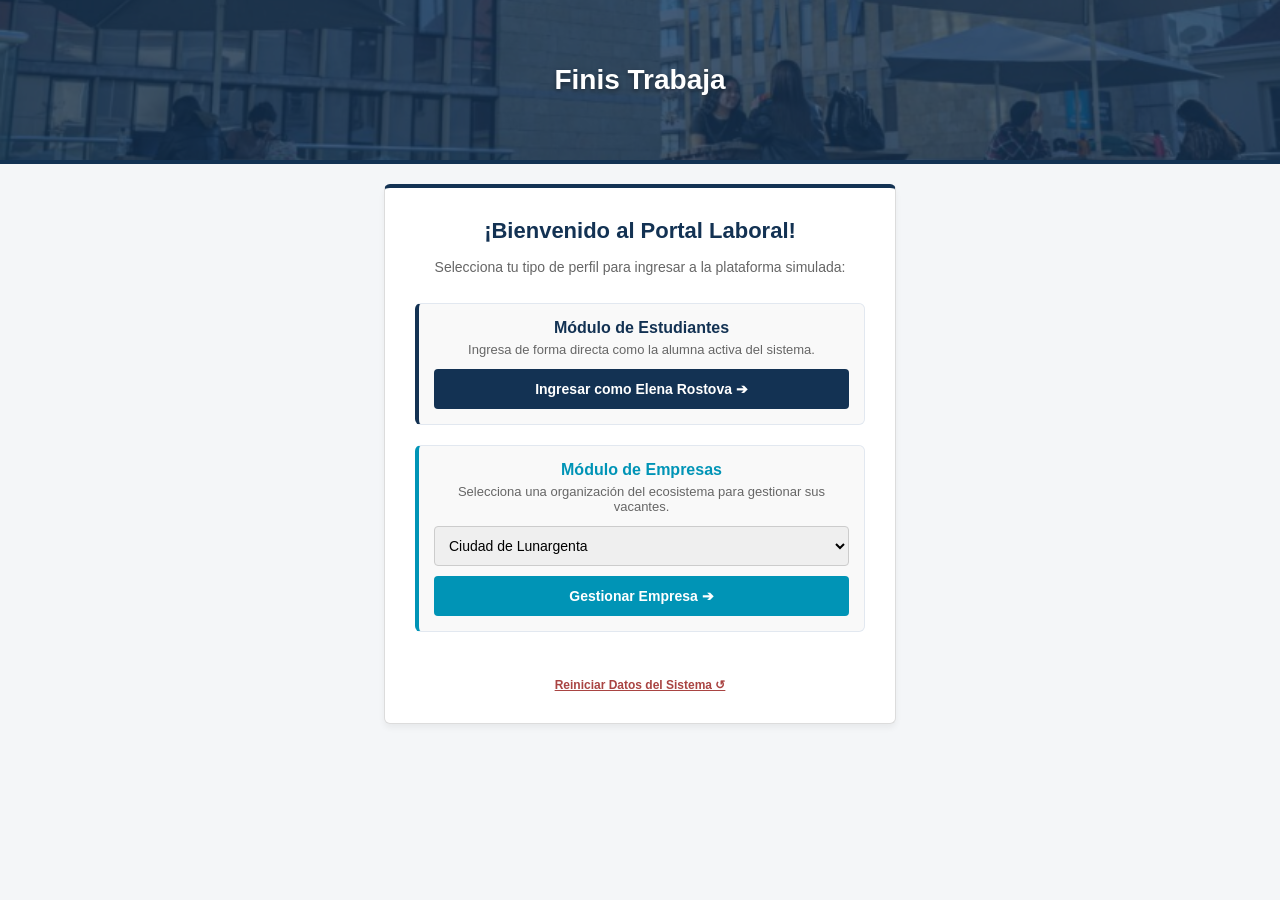
<file: index.html>
<!DOCTYPE html>
<html lang="es">
<head>
    <meta charset="UTF-8">
    <meta name="viewport" content="width=device-width, initial-scale=1.0">
    <title>Finis Trabaja - Inicio de Sesión</title>
    <link rel="icon" type="image/png" href="images/favicon.png">
    <link rel="stylesheet" href="css/style.css">
</head>
<body>

    <header class="main-header">
        <div class="banner-container">
            <img src="images/banner-uft.png" alt="Universidad Finis Terrae" class="banner-img">
            <h1>Finis Trabaja</h1>
        </div>
    </header>

    <div class="login-wrapper">
        <div class="login-card">
            
            <h2 class="login-title">¡Bienvenido al Portal Laboral!</h2>
            <p class="login-subtitle">Selecciona tu tipo de perfil para ingresar a la plataforma simulada:</p>

            <div class="login-section border-student">
                <h3 class="section-title color-student">Módulo de Estudiantes</h3>
                <p class="section-desc">Ingresa de forma directa como la alumna activa del sistema.</p>
                <a href="estudiante.html" class="btn-login bg-student">
                    Ingresar como Elena Rostova ➔
                </a>
            </div>

            <div class="login-section border-company">
                <h3 class="section-title color-company">Módulo de Empresas</h3>
                <p class="section-desc">Selecciona una organización del ecosistema para gestionar sus vacantes.</p>
                
                <div class="select-group">
                    <select id="loginEmpresaSelect" class="form-select">
                        <option value="Ciudad de Lunargenta">Ciudad de Lunargenta</option>
                        <option value="Adeptus Mechanicus">Adeptus Mechanicus</option>
                        <option value="Specialized Extracurricular Execution Squad (SEES)">SEES</option>
                        <option value="Union Aerospace Corporation (UAC)">UAC</option>
                        <option value="Gremio de Magos de Cyrodiil">Gremio de Magos de Cyrodiil</option>
                        <option value="La Orden Horadrim">La Orden Horadrim</option>
                    </select>
                    <button onclick="loginComoEmpresa()" class="btn-login bg-company">
                        Gestionar Empresa ➔
                    </button>
                </div>
            </div>

            <button onclick="reinicioGlobal()" class="btn-reset-link">
                Reiniciar Datos del Sistema ↺
            </button>

        </div>
    </div>

    <script>
        /**
         * loginComoEmpresa
         * Captura la selección de la empresa y la persiste en SessionStorage para
         * simular una sesión de usuario autenticado en la ventana actual.
         */
        function loginComoEmpresa() {
            const empresaSeleccionada = document.getElementById('loginEmpresaSelect').value;
            sessionStorage.setItem('empresaLogueada', empresaSeleccionada);
            window.location.href = 'empresa.html';
        }

        /**
         * reinicioGlobal
         * Limpia por completo el almacenamiento local para forzar a db.js a
         * re-hidratar los datos de prueba en la siguiente recarga.
         */
        function reinicioGlobal() {
            localStorage.clear();
            alert('Base de Datos simulada reiniciada con éxito.');
            location.reload();
        }
    </script>
</body>
</html>
</file>
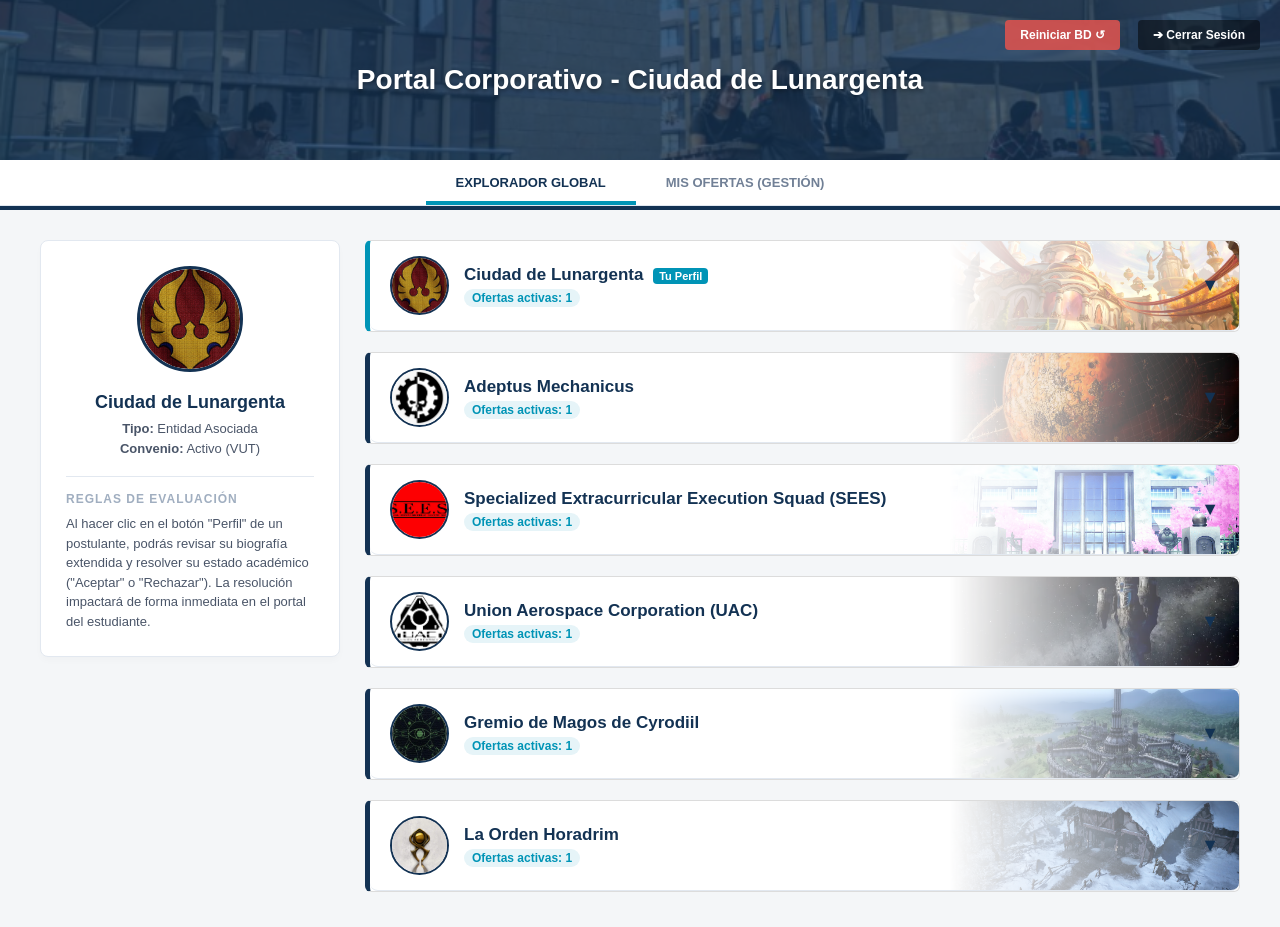
<file: empresa.html>
<!DOCTYPE html>
<html lang="es">
<head>
    <meta charset="UTF-8">
    <meta name="viewport" content="width=device-width, initial-scale=1.0">
    <title>Finis Trabaja - Panel de Empresa</title>
    <link rel="icon" type="image/png" href="images/favicon.png">
    <link rel="stylesheet" href="css/style.css">
</head>
<body>

    <header class="main-header">
        <div class="banner-container">
            <img src="images/banner-uft.png" alt="Universidad Finis Terrae" class="banner-img">
            <h1 id="tituloEmpresaHeader">Finis Trabaja - Panel Corporativo</h1>
            
            <button onclick="const sesionGuardada = sessionStorage.getItem('empresaLogueada'); localStorage.clear(); sessionStorage.clear(); if(sesionGuardada) sessionStorage.setItem('empresaLogueada', sesionGuardada); alert('Base de Datos simulada restaurada a los valores de fábrica.'); window.location.reload();" class="btn-header-action btn-danger-action position-left">Reiniciar BD ↺</button>
            <a href="index.html" class="btn-header-action btn-dark-action position-right">➔ Cerrar Sesión</a>
        </div>
        
        <nav class="tab-navigation">
            <button id="btnTabGlobal" class="tab-button active" onclick="cambiarSeccionEmpresa('global')">EXPLORADOR GLOBAL</button>
            <button id="btnTabMisOfertas" class="tab-button" onclick="cambiarSeccionEmpresa('propias')">MIS OFERTAS (GESTIÓN)</button>
        </nav>
    </header>

    <div class="main-container">
        
        <aside class="profile-sidebar">
            <div id="empresaAvatar" class="profile-avatar circular-avatar">EMP</div>
            <div class="profile-info">
                <h2 id="nombreEmpresaSidebar">Cargando Empresa...</h2>
                <p><strong>Tipo:</strong> Entidad Asociada</p>
                <p><strong>Convenio:</strong> Activo (VUT)</p>
            </div>
            <div class="profile-description">
                <h3>REGLAS DE EVALUACIÓN</h3>
                <p>Al hacer clic en el botón "Perfil" de un postulante, podrás revisar su biografía extendida y resolver su estado académico ("Aceptar" o "Rechazar"). La resolución impactará de forma inmediata en el portal del estudiante.</p>
            </div>
        </aside>

        <main class="offers-content" id="contenedorEmpresaDinamico">
            </main>
    </div>

    <script src="js/db.js"></script>
    <script src="js/empresa.js"></script>
</body>
</html>
</file>
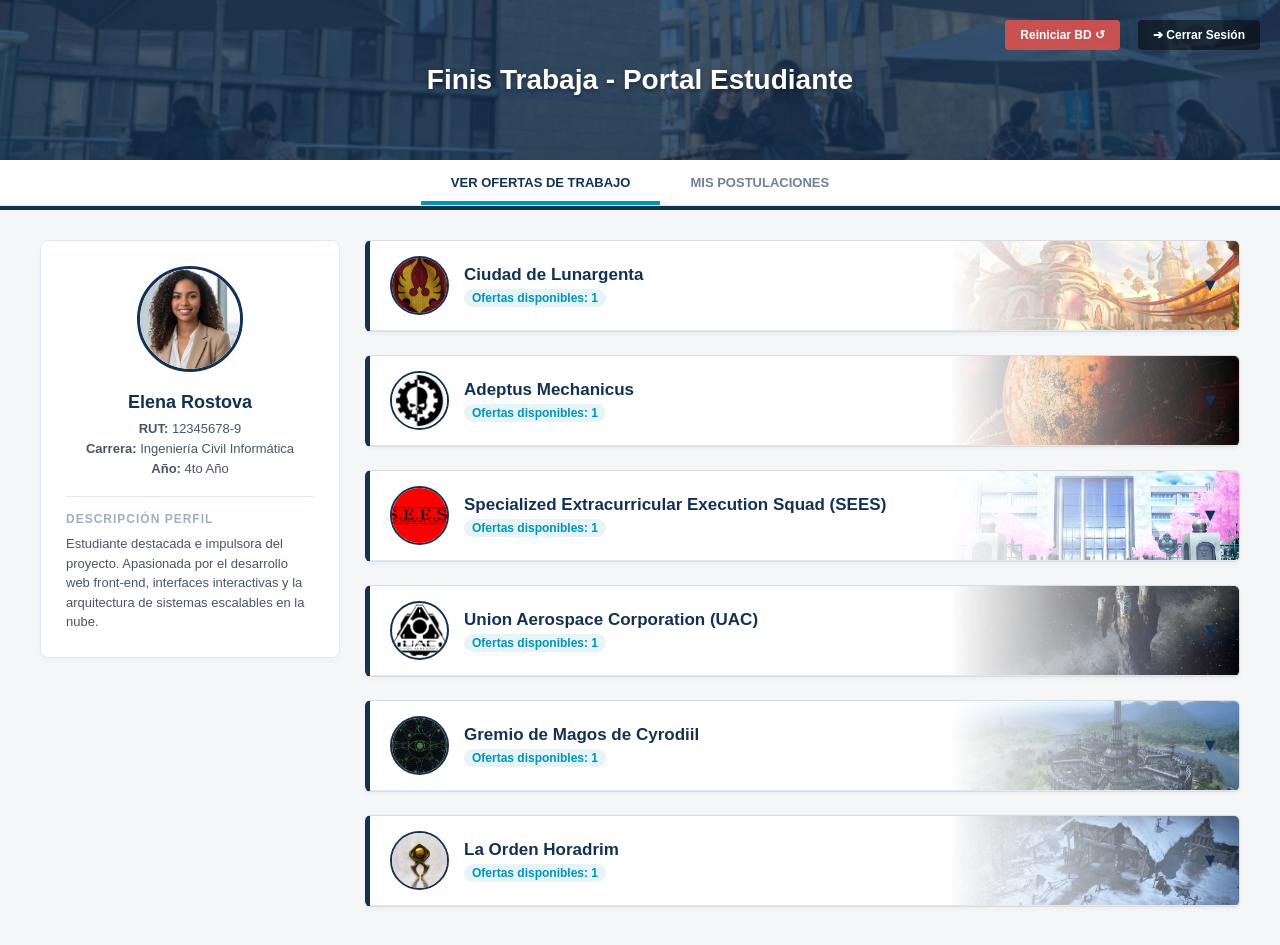
<file: estudiante.html>
<!DOCTYPE html>
<html lang="es">
<head>
    <meta charset="UTF-8">
    <meta name="viewport" content="width=device-width, initial-scale=1.0">
    <title>Finis Trabaja - Portal de Estudiante</title>
    <link rel="icon" type="image/png" href="images/favicon.png">
    <link rel="stylesheet" href="css/style.css">
</head>
<body>

    <header class="main-header">
        <div class="banner-container">
            <img src="images/banner-uft.png" alt="Universidad Finis Terrae" class="banner-img">
            <h1>Finis Trabaja - Portal Estudiante</h1>
            
            <button onclick="localStorage.clear(); alert('Base de Datos reiniciada'); location.reload();" class="btn-header-action btn-danger-action position-left">Reiniciar BD ↺</button>
            <a href="index.html" class="btn-header-action btn-dark-action position-right">➔ Cerrar Sesión</a>
        </div>
        
        <nav class="tab-navigation">
            <button class="tab-button active">VER OFERTAS DE TRABAJO</button>
            <button class="tab-button">MIS POSTULACIONES</button>
        </nav>
    </header>

    <div class="main-container">
        
        <aside class="profile-sidebar">
            <div class="profile-avatar circular-avatar" id="avatarEstudianteSidebar">
                <img src="images/usuarios/prota.png" alt="Elena Rostova">
            </div>
            <div class="profile-info">
                <h2 id="nombreEstudianteSidebar">Elena Rostova</h2>
                <p><strong>RUT:</strong> 12345678-9</p>
                <p><strong>Carrera:</strong> Ingeniería Civil Informática</p>
                <p><strong>Año:</strong> 4to Año</p>
            </div>
            <div class="profile-description">
                <h3>DESCRIPCIÓN PERFIL</h3>
                <p id="bioEstudianteSidebar">Estudiante destacada e impulsora del proyecto. Apasionada por el desarrollo web front-end, interfaces interactivas y la arquitectura de sistemas escalables en la nube.</p>
            </div>
        </aside>

        <main class="offers-content" id="contenedorOfertasEstudiante">
            </main>
    </div>

    <script src="js/db.js"></script>
    <script src="js/estudiante.js"></script>
</body>
</html>
</file>
<file: css/style.css>
/* ==========================================================================
   CONFIGURACIÓN GENERAL Y RESET
   ========================================================================== */
body {
    font-family: 'Segoe UI', Tahoma, Geneva, Verdana, sans-serif;
    margin: 0;
    padding: 0;
    background-color: #f4f6f8;
    color: #333;
}

/* ==========================================================================
   1. COMPONENTES DEL ENCABEZADO INSTITUCIONAL
   ========================================================================== */
.main-header {
    background-color: #fff;
    border-bottom: 4px solid #133253; /* Azul Marino Institucional */
    width: 100%;
}

.banner-container {
    position: relative;
    width: 100%;
    height: 160px;
    background-color: #133253;
    overflow: hidden;
    display: flex;
    align-items: center;
    justify-content: center;
}

.banner-img {
    position: absolute;
    top: 0;
    left: 0;
    width: 100%;
    height: 100%;
    object-fit: cover;
    object-position: center;
}

/* Capa de contraste oscuro sobre el banner para asegurar legibilidad del texto */
.banner-container::after {
    content: '';
    position: absolute;
    top: 0;
    left: 0;
    width: 100%;
    height: 100%;
    background-color: rgba(19, 50, 83, 0.75);
    z-index: 1;
}

.main-header h1 {
    position: relative;
    color: #fff;
    font-size: 28px;
    font-weight: bold;
    z-index: 2;
    margin: 0;
    text-shadow: 0 2px 4px rgba(0,0,0,0.4);
}

/* Acciones Flotantes en el Header */
.btn-header-action {
    position: absolute;
    top: 20px;
    color: white;
    padding: 8px 15px;
    border-radius: 4px;
    border: none;
    cursor: pointer;
    font-size: 12px;
    font-weight: bold;
    z-index: 10;
    text-decoration: none;
    transition: background 0.2s;
}
.btn-danger-action { background: rgba(217, 83, 79, 0.9); }
.btn-danger-action:hover { background: rgba(217, 83, 79, 1); }
.btn-dark-action { background: rgba(0,0,0,0.5); }
.btn-dark-action:hover { background: rgba(0,0,0,0.7); }
.position-left { right: 160px; }
.position-right { right: 20px; }

/* ==========================================================================
   2. SISTEMA DE PESTAÑAS (TAB NAVIGATION)
   ========================================================================== */
.tab-navigation {
    display: flex;
    justify-content: center;
    background-color: #fff;
    border-bottom: 1px solid #e2e8f0;
}

.tab-button {
    background: none;
    border: none;
    padding: 15px 30px;
    font-size: 13px;
    font-weight: bold;
    color: #718096;
    cursor: pointer;
    position: relative;
    transition: color 0.2s;
}

.tab-button:hover {
    color: #133253;
}

.tab-button.active {
    color: #133253;
}

/* Indicador lineal inferior para la pestaña activa */
.tab-button.active::after {
    content: '';
    position: absolute;
    bottom: 0;
    left: 0;
    width: 100%;
    height: 4px;
    background-color: #0094b6; /* Celeste Corporativo */
}

/* ==========================================================================
   3. ARQUITECTURA DEL CONTENEDOR GRID/SIDEBAR
   ========================================================================== */
.main-container {
    display: grid;
    grid-template-columns: 300px 1fr;
    gap: 25px;
    max-width: 1200px;
    margin: 30px auto;
    padding: 0 20px;
}

/* Estilos de la Barra Lateral */
.profile-sidebar {
    background-color: #fff;
    border: 1px solid #e2e8f0;
    border-radius: 8px;
    padding: 25px;
    height: fit-content;
    box-shadow: 0 4px 6px rgba(0,0,0,0.02);
}

.profile-avatar {
    width: 100px;
    height: 100px;
    border-radius: 50%;
    background-color: #e2e8f0;
    margin: 0 auto 20px auto;
    display: flex;
    align-items: center;
    justify-content: center;
    color: #718096;
    font-weight: bold;
    border: 3px solid #133253;
}

.circular-avatar {
    overflow: hidden;
    padding: 0;
    background: #fff;
}

.circular-avatar img {
    width: 100%;
    height: 100%;
    object-fit: cover;
    display: block;
}

.profile-info {
    text-align: center;
    border-bottom: 1px solid #e2e8f0;
    padding-bottom: 15px;
    margin-bottom: 15px;
}

.profile-info h2 {
    margin: 0 0 8px 0;
    font-size: 18px;
    color: #133253;
}

.profile-info p {
    margin: 5px 0;
    font-size: 13px;
    color: #4a5568;
}

.profile-description h3 {
    font-size: 12px;
    color: #a0aec0;
    letter-spacing: 1px;
    margin: 0 0 8px 0;
}

.profile-description p {
    font-size: 13px;
    color: #4a5568;
    line-height: 1.5;
    margin: 0;
}

/* ==========================================================================
   4. TARJETAS DE OFERTA Y ACORDEONES (ZONA DINÁMICA)
   ========================================================================== */
.offers-content {
    display: flex;
    flex-direction: column;
    gap: 15px;
}

.offer-card {
    position: relative;
    background-color: #fff;
    border: 1px solid #e2e8f0;
    border-radius: 8px;
    display: grid;
    grid-template-columns: 180px 1fr;
    overflow: hidden;
    box-shadow: 0 4px 6px rgba(0,0,0,0.02);
    transition: transform 0.2s, box-shadow 0.2s;
}

/* Banner sutil ajustado a 1/3 del ancho en el extremo derecho */
.card-background-banner {
    position: absolute;
    top: 0;
    right: 0;
    width: 33.33%; /* 1/3 exacto del banner */
    height: 100%;
    background-size: cover;
    background-position: center right;
    background-repeat: no-repeat;
    z-index: 1;
    pointer-events: none;
    
    /* El degradado aplica una transición suave dentro de ese tercio de espacio */
    -webkit-mask-image: linear-gradient(to right, transparent 0%, rgba(0, 0, 0, 1) 100%);
    mask-image: linear-gradient(to right, transparent 0%, rgba(0, 0, 0, 1) 100%);
}

.company-logo-container {
    background-color: #f8fafc;
    border-right: 1px solid #e2e8f0;
    display: flex;
    flex-direction: column;
    align-items: center;
    justify-content: center;
    padding: 20px;
    z-index: 2;
}

.company-circular-logo {
    width: 70px;
    height: 70px;
    border-radius: 50%;
    object-fit: cover;
    border: 2px solid #133253;
    background-color: #fff;
}

.company-name-label {
    font-size: 12px;
    font-weight: bold;
    margin-top: 10px;
    color: #133253;
    text-align: center;
}

.offer-details {
    padding: 20px;
    z-index: 2;
}

.offer-title {
    font-size: 19px;
    margin: 0 0 8px 0;
    color: #133253;
}

.offer-description {
    font-size: 14px;
    color: #4a5568;
    margin: 0 0 15px 0;
    line-height: 1.5;
}

.offer-info-line {
    font-size: 12px;
    color: #718096;
    margin: 0 0 15px 0;
}

/* Botones de Acción Estándar */
.apply-button {
    background-color: #0094b6;
    color: #fff;
    border: none;
    padding: 10px 20px;
    font-size: 13px;
    font-weight: bold;
    border-radius: 4px;
    cursor: pointer;
    transition: background-color 0.2s;
}

.apply-button:hover:not(:disabled) {
    background-color: #007a96;
}

.apply-button:disabled {
    cursor: not-allowed;
    opacity: 0.85;
}

.btn-success { background-color: #28a745 !important; color: white; }
.btn-danger { background-color: #dc3545 !important; color: white; }

/* ==========================================================================
   5. COMPONENTES DE LOGIN (INDEX.HTML)
   ========================================================================== */
.login-wrapper {
    display: flex; 
    justify-content: center; 
    align-items: center; 
    min-height: 60vh; 
    padding: 20px;
}

.login-card {
    background-color: white; 
    border: 1px solid #dcdcdc; 
    border-top: 4px solid #133253; 
    border-radius: 6px; 
    padding: 30px; 
    width: 100%; 
    max-width: 450px; 
    text-align: center; 
    box-shadow: 0 4px 6px rgba(0,0,0,0.05);
}

.login-title { color: #133253; margin-top: 0; margin-bottom: 10px; font-size: 22px; }
.login-subtitle { color: #666; font-size: 14px; margin-bottom: 25px; line-height: 1.4; }

.login-section {
    background-color: #f9f9f9; 
    border: 1px solid #e2e8f0; 
    border-radius: 6px; 
    padding: 15px; 
    margin-bottom: 20px;
}
.border-student { border-left: 4px solid #133253; }
.border-company { border-left: 4px solid #0094b6; }

.section-title { margin-top: 0; margin-bottom: 5px; font-size: 16px; font-weight: bold; }
.color-student { color: #133253; }
.color-company { color: #0094b6; }

.section-desc { margin: 0 0 12px 0; font-size: 13px; color: #666; }

.btn-login {
    display: block; 
    text-decoration: none; 
    color: white; 
    border: none; 
    padding: 12px; 
    font-weight: bold; 
    border-radius: 4px; 
    font-size: 14px; 
    cursor: pointer;
    transition: opacity 0.2s;
}
.btn-login:hover { opacity: 0.9; }
.bg-student { background-color: #133253; }
.bg-company { background-color: #0094b6; width: 100%; }

.select-group { display: flex; flex-direction: column; gap: 10px; }
.form-select { width: 100%; padding: 10px; border: 1px solid #ccc; border-radius: 4px; font-size: 14px; }

.btn-reset-link {
    margin-top: 25px; 
    background: none; 
    border: none; 
    color: #a94442; 
    cursor: pointer; 
    font-size: 12px; 
    font-weight: bold; 
    text-decoration: underline;
}
</file>
